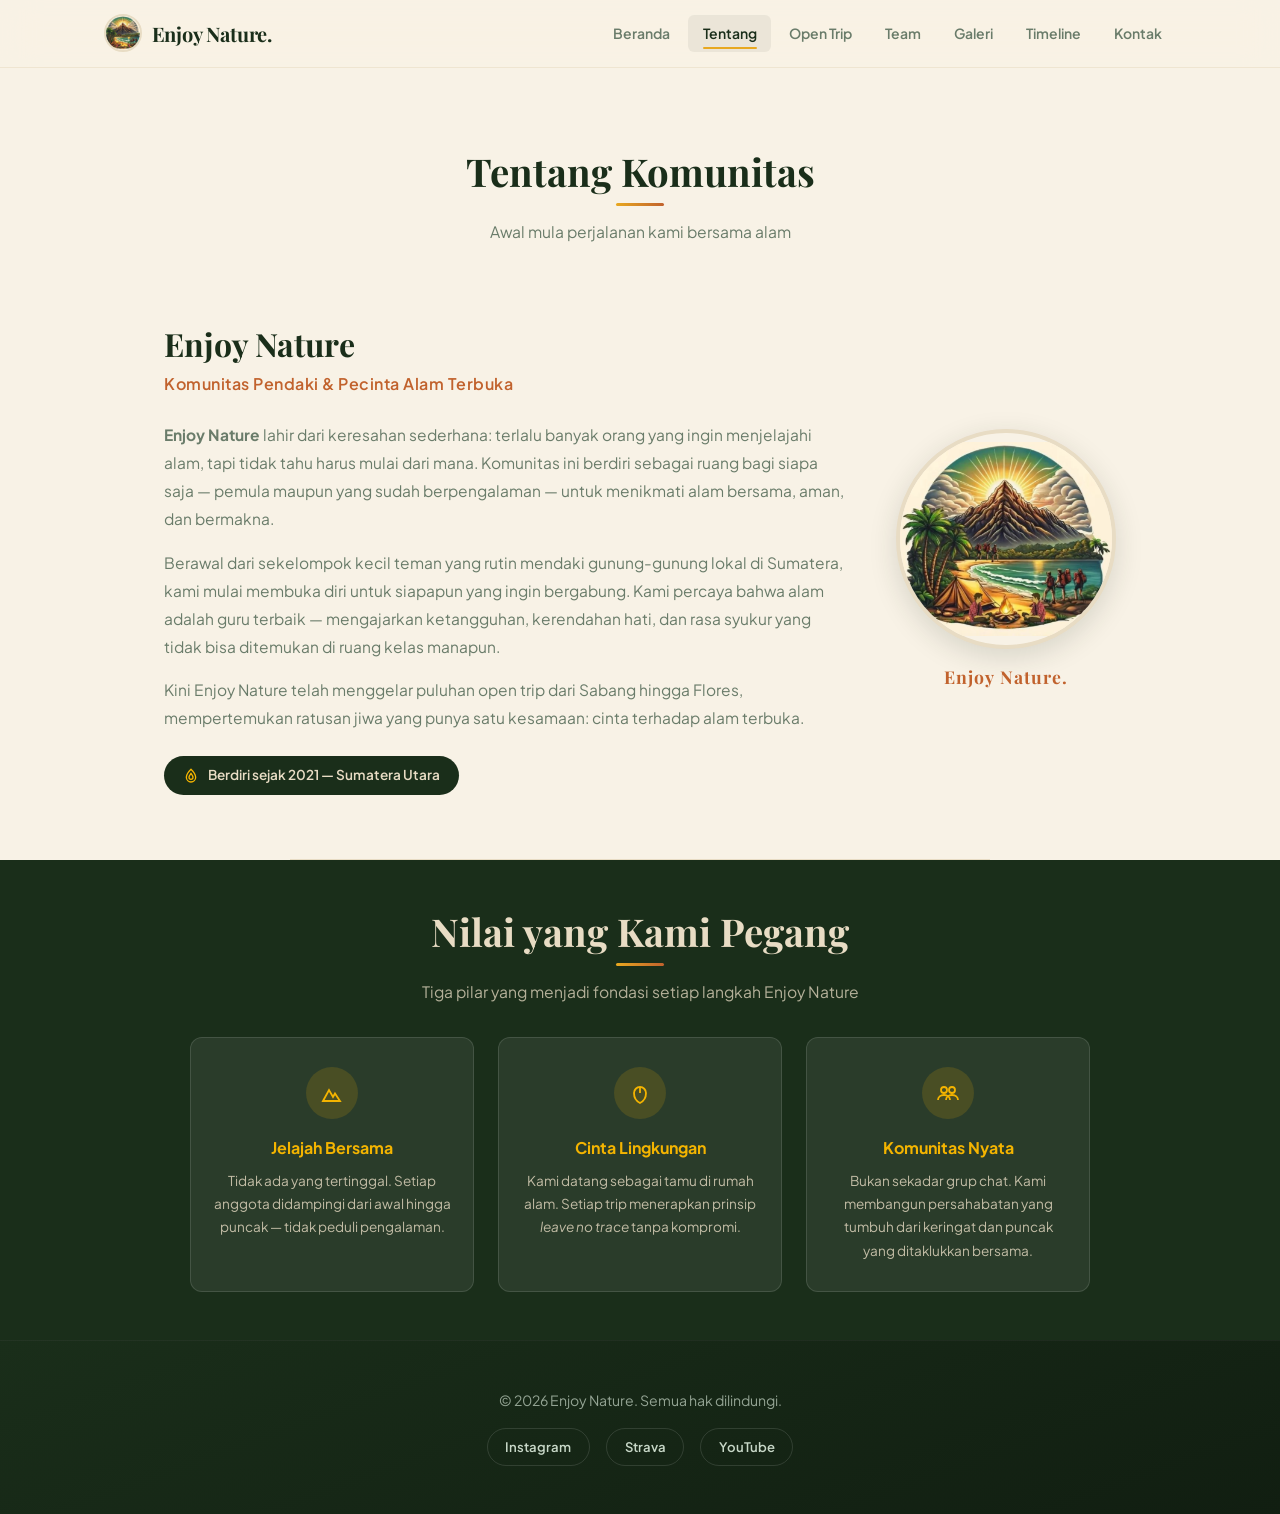
<file: about.html>
<!DOCTYPE html>
<html lang="id">
<head>
  <meta charset="UTF-8" />
  <meta name="viewport" content="width=device-width, initial-scale=1.0" />
  <title>Tentang Kami | Enjoy Nature</title>
  <link rel="icon" type="image/png" href="assets/images/logo.png" />
  <link rel="stylesheet" href="assets/css/style.css" />
  <style>
    .about-hero {
      display: flex;
      align-items: center;
      gap: 3rem;
      max-width: 1000px;
      margin: 0 auto;
      padding: 2rem 1.5rem 3rem;
    }

    .about-text {
      flex: 1;
    }

    .about-text h2 {
      font-size: 2rem;
      color: var(--color-forest);
      margin-bottom: 0.4rem;
    }

    .about-text .tagline {
      font-size: 1rem;
      color: var(--color-clay);
      font-weight: 600;
      margin-bottom: 1.4rem;
      letter-spacing: 0.5px;
    }

    .about-text p {
      color: var(--color-muted);
      font-size: 0.97rem;
      line-height: 1.8;
      margin-bottom: 1rem;
    }

    .about-text .founded-badge {
      display: inline-flex;
      align-items: center;
      gap: 0.55rem;
      background-color: var(--color-forest);
      color: var(--color-sand);
      padding: 0.5rem 1.2rem;
      border-radius: 30px;
      font-size: 0.85rem;
      font-weight: 600;
      margin-top: 0.5rem;
    }

    .founded-badge svg {
      width: 16px;
      height: 16px;
      stroke: #f4b400;
      fill: none;
      stroke-width: 2;
      flex-shrink: 0;
    }

    .about-logo {
      flex-shrink: 0;
      display: flex;
      flex-direction: column;
      align-items: center;
      gap: 0.8rem;
    }

    .about-logo img {
      width: 220px;
      height: 220px;
      object-fit: contain;
      border-radius: 50%;
      border: 4px solid var(--color-border);
      background-color: var(--color-cream);
      box-shadow: 0 8px 28px rgba(31, 45, 31, 0.15);
    }

    .about-logo span {
      font-family: var(--font-heading);
      font-weight: 700;
      font-size: 1.1rem;
      color: var(--color-clay);
      letter-spacing: 1px;
    }

    .about-pillars {
      background-color: var(--color-forest);
      padding: 3rem 1.5rem;
    }

    .about-pillars .section-title h2 {
      color: var(--color-sand);
    }

    .about-pillars .section-title p {
      color: var(--color-sand);
      opacity: 0.75;
    }

    .pillars-grid {
      display: grid;
      grid-template-columns: repeat(3, 1fr);
      gap: 1.5rem;
      max-width: 900px;
      margin: 0 auto;
    }

    .pillar-card {
      background-color: rgba(255, 255, 255, 0.07);
      border: 1px solid rgba(255, 255, 255, 0.12);
      border-radius: var(--radius);
      padding: 1.8rem 1.4rem;
      text-align: center;
      color: var(--color-sand);
      transition: transform var(--transition), background-color var(--transition);
    }

    .pillar-card:hover {
      transform: translateY(-4px);
      background-color: rgba(255, 255, 255, 0.12);
    }

    .pillar-card .pillar-icon {
      width: 52px;
      height: 52px;
      margin: 0 auto 1rem;
      border-radius: 50%;
      background-color: rgba(244, 180, 0, 0.15);
      display: flex;
      align-items: center;
      justify-content: center;
    }

    .pillar-card .pillar-icon svg {
      width: 24px;
      height: 24px;
      stroke: #f4b400;
      fill: none;
      stroke-width: 1.8;
    }

    .pillar-card h4 {
      color: #f4b400;
      font-size: 1rem;
      margin-bottom: 0.5rem;
    }

    .pillar-card p {
      font-size: 0.85rem;
      opacity: 0.8;
      line-height: 1.7;
    }

    .about-divider {
      border: none;
      border-top: 1px solid var(--color-border);
      max-width: 700px;
      margin: 0 auto;
    }

    @media (max-width: 768px) {
      .about-hero {
        flex-direction: column-reverse;
        text-align: center;
        gap: 2rem;
      }
      .about-logo img {
        width: 160px;
        height: 160px;
      }
      .pillars-grid {
        grid-template-columns: 1fr;
      }
    }
  </style>
</head>
<body>

  <header class="navbar">
    <div class="container">
      <a href="index.html" class="logo"><img src="assets/images/logo.png" alt="Logo Jejak" />Enjoy Nature.</a>
      <nav>
        <ul>
          <li><a href="index.html">Beranda</a></li>
          <li><a href="about.html" class="active">Tentang</a></li>
          <li><a href="open-trip.html">Open Trip</a></li>
          <li><a href="team.html">Team</a></li>
          <li><a href="gallery.html">Galeri</a></li>
          <li><a href="timeline.html">Timeline</a></li>
          <li><a href="contact.html">Kontak</a></li>
        </ul>
      </nav>
      <button class="nav-toggle" aria-label="Buka menu">&#9776;</button>
    </div>
  </header>

  <section class="section" style="padding-bottom: 1rem;">
    <div class="section-title fade-in">
      <h2>Tentang Komunitas</h2>
      <p>Awal mula perjalanan kami bersama alam</p>
    </div>

    <div class="about-hero fade-in">
      <div class="about-text">
        <h2>Enjoy Nature</h2>
        <p class="tagline">Komunitas Pendaki & Pecinta Alam Terbuka</p>

        <p>
          <strong>Enjoy Nature</strong> lahir dari keresahan sederhana: terlalu banyak orang yang
          ingin menjelajahi alam, tapi tidak tahu harus mulai dari mana. Komunitas ini berdiri
          sebagai ruang bagi siapa saja — pemula maupun yang sudah berpengalaman — untuk
          menikmati alam bersama, aman, dan bermakna.
        </p>

        <p>
          Berawal dari sekelompok kecil teman yang rutin mendaki gunung-gunung lokal di Sumatera,
          kami mulai membuka diri untuk siapapun yang ingin bergabung. Kami percaya bahwa alam
          adalah guru terbaik &mdash; mengajarkan ketangguhan, kerendahan hati, dan rasa syukur yang
          tidak bisa ditemukan di ruang kelas manapun.
        </p>

        <p>
          Kini Enjoy Nature telah menggelar puluhan open trip dari Sabang hingga Flores,
          mempertemukan ratusan jiwa yang punya satu kesamaan: cinta terhadap alam terbuka.
        </p>

        <div class="founded-badge">
          <svg viewBox="0 0 24 24"><path d="M12 2C8 6 5 10 5 14a7 7 0 0 0 14 0c0-4-3-8-7-12z"/><path d="M12 8c-1.5 2-3 4-3 6a3 3 0 0 0 6 0c0-2-1.5-4-3-6z"/></svg>
          Berdiri sejak 2021 &mdash; Sumatera Utara
        </div>
      </div>

      <div class="about-logo">
        <img src="assets/images/logo.png" alt="Logo Enjoy Nature" onerror="this.style.opacity='0.4'" />
        <span>Enjoy Nature.</span>
      </div>
    </div>
  </section>

  <hr class="about-divider" />

  <section class="about-pillars fade-in">
    <div class="section-title" style="margin-bottom: 2rem;">
      <h2>Nilai yang Kami Pegang</h2>
      <p>Tiga pilar yang menjadi fondasi setiap langkah Enjoy Nature</p>
    </div>

    <div class="pillars-grid">
      <div class="pillar-card">
        <div class="pillar-icon">
          <svg viewBox="0 0 24 24"><path d="M3 20l6-11 4 7 2-3.5L20 20H3z"/></svg>
        </div>
        <h4>Jelajah Bersama</h4>
        <p>Tidak ada yang tertinggal. Setiap anggota didampingi dari awal hingga puncak &mdash; tidak peduli pengalaman.</p>
      </div>
      <div class="pillar-card">
        <div class="pillar-icon">
          <svg viewBox="0 0 24 24"><path d="M12 22c4-2 6-6 6-10a6 6 0 0 0-12 0c0 4 2 8 6 10z"/><path d="M12 12V6"/></svg>
        </div>
        <h4>Cinta Lingkungan</h4>
        <p>Kami datang sebagai tamu di rumah alam. Setiap trip menerapkan prinsip <em>leave no trace</em> tanpa kompromi.</p>
      </div>
      <div class="pillar-card">
        <div class="pillar-icon">
          <svg viewBox="0 0 24 24"><circle cx="8" cy="9" r="3"/><circle cx="16" cy="9" r="3"/><path d="M2 19c0-3 2.5-5 6-5s6 2 6 5"/><path d="M10 19c0-3 2.5-5 6-5s6 2 6 5"/></svg>
        </div>
        <h4>Komunitas Nyata</h4>
        <p>Bukan sekadar grup chat. Kami membangun persahabatan yang tumbuh dari keringat dan puncak yang ditaklukkan bersama.</p>
      </div>
    </div>
  </section>

  <footer>
    <p>&copy; 2026 Enjoy Nature. Semua hak dilindungi.</p>
    <div class="social-links">
      <a href="#">Instagram</a>
      <a href="#">Strava</a>
      <a href="#">YouTube</a>
    </div>
  </footer>

  <script src="assets/js/script.js"></script>
</body>
</html>
</file>
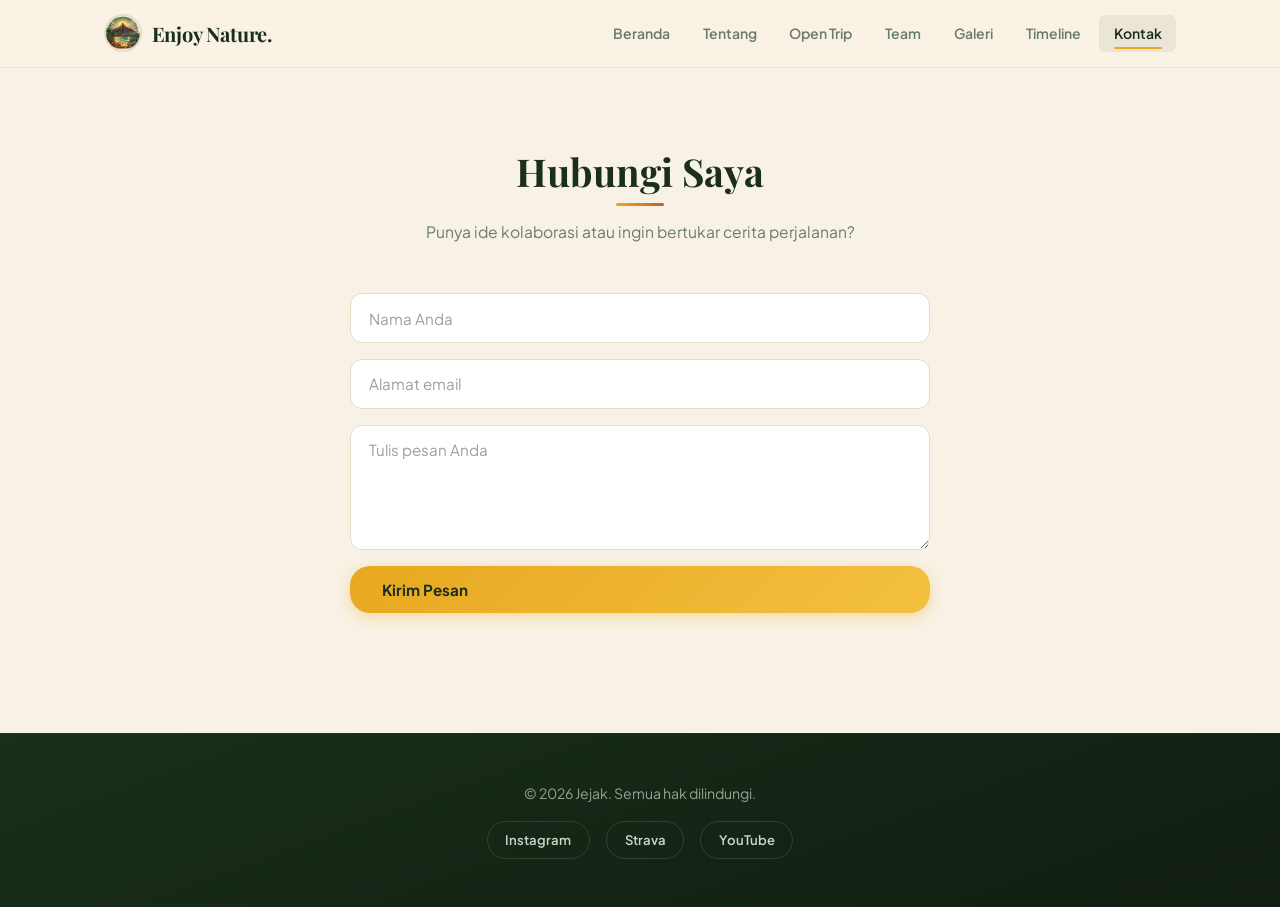
<file: contact.html>
<!DOCTYPE html>
<html lang="id">
<head>
  <meta charset="UTF-8" />
  <meta name="viewport" content="width=device-width, initial-scale=1.0" />
  <title>Kontak | Portofolio Traveling & Olahraga</title>
  <link rel="icon" type="image/png" href="assets/images/logo.png" />
  <link rel="stylesheet" href="assets/css/style.css" />
</head>
<body>

  <header class="navbar">
    <div class="container">
      <a href="index.html" class="logo"><img src="assets/images/logo.png" alt="Logo Jejak" />Enjoy Nature.</a>
      <nav>
        <ul>
          <li><a href="index.html">Beranda</a></li>
          <li><a href="about.html">Tentang</a></li>
          <li><a href="open-trip.html">Open Trip</a></li>
          <li><a href="team.html">Team</a></li>
          <li><a href="gallery.html">Galeri</a></li>
          <li><a href="timeline.html">Timeline</a></li>
          <li><a href="contact.html" class="active">Kontak</a></li>
        </ul>
      </nav>
      <button class="nav-toggle" aria-label="Buka menu">&#9776;</button>
    </div>
  </header>

  <section class="section">
    <div class="section-title fade-in">
      <h2>Hubungi Saya</h2>
      <p>Punya ide kolaborasi atau ingin bertukar cerita perjalanan?</p>
    </div>

    <form class="contact-form fade-in">
      <input type="text" id="name" name="name" placeholder="Nama Anda" required />
      <input type="email" id="email" name="email" placeholder="Alamat email" required />
      <textarea id="message" name="message" rows="5" placeholder="Tulis pesan Anda" required></textarea>
      <button type="submit" class="btn btn-primary">Kirim Pesan</button>
      <p class="form-status"></p>
    </form>
  </section>

  <footer>
    <p>&copy; 2026 Jejak. Semua hak dilindungi.</p>
    <div class="social-links">
      <a href="#">Instagram</a>
      <a href="#">Strava</a>
      <a href="#">YouTube</a>
    </div>
  </footer>

  <script src="assets/js/script.js"></script>
</body>
</html>
</file>
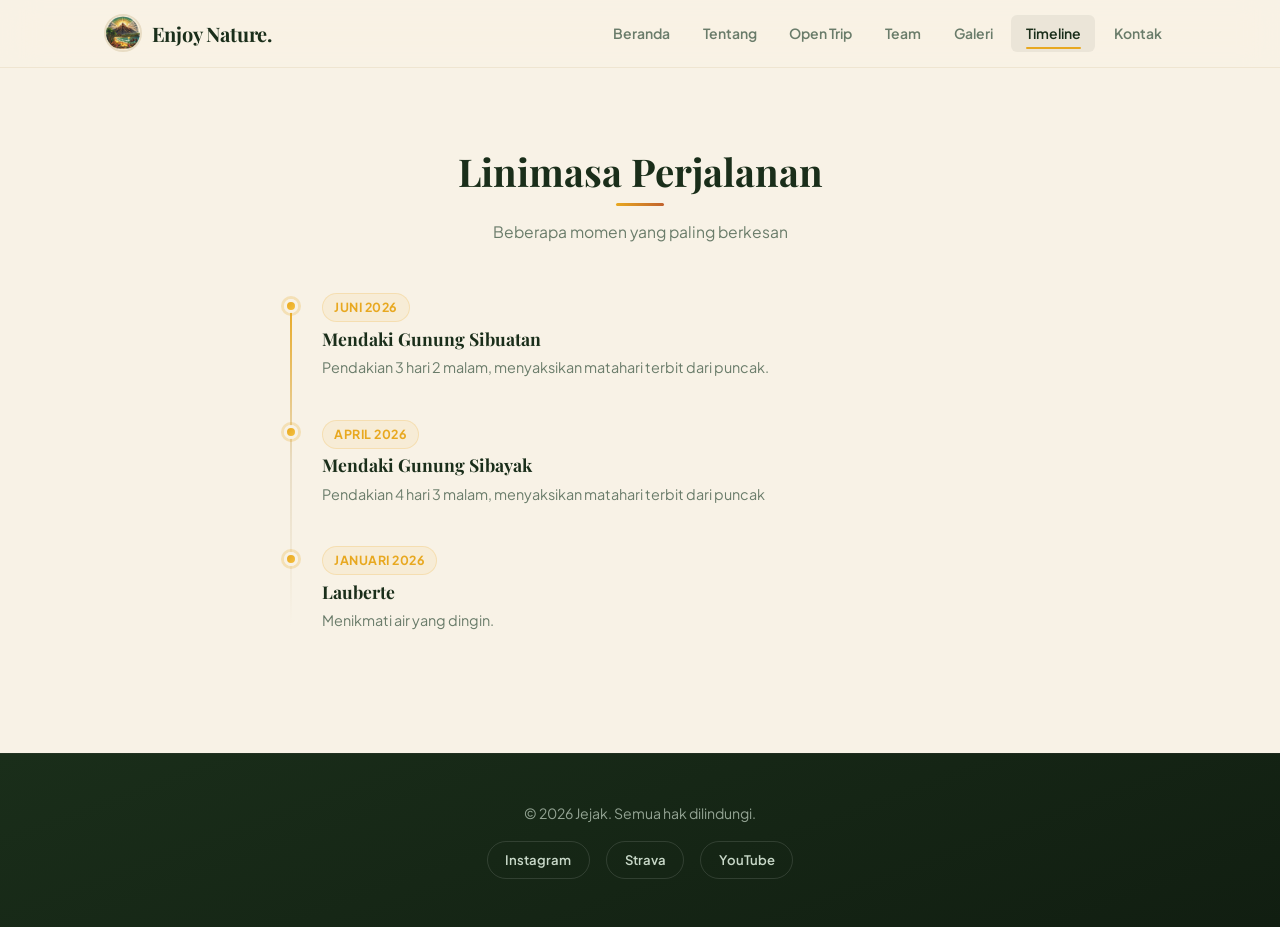
<file: timeline.html>
<!DOCTYPE html>
<html lang="id">
<head>
  <meta charset="UTF-8" />
  <meta name="viewport" content="width=device-width, initial-scale=1.0" />
  <title>Timeline | Portofolio Traveling & Olahraga</title>
  <link rel="icon" type="image/png" href="assets/images/logo.png" />
  <link rel="stylesheet" href="assets/css/style.css" />
</head>
<body>

  <header class="navbar">
    <div class="container">
      <a href="index.html" class="logo"><img src="assets/images/logo.png" alt="Logo Jejak" />Enjoy Nature.</a>
      <nav>
        <ul>
          <li><a href="index.html">Beranda</a></li>
          <li><a href="about.html">Tentang</a></li>
          <li><a href="open-trip.html">Open Trip</a></li>
          <li><a href="team.html">Team</a></li>
          <li><a href="gallery.html">Galeri</a></li>
          <li><a href="timeline.html" class="active">Timeline</a></li>
          <li><a href="contact.html">Kontak</a></li>
        </ul>
      </nav>
      <button class="nav-toggle" aria-label="Buka menu">&#9776;</button>
    </div>
  </header>

  <section class="section">
    <div class="section-title fade-in">
      <h2>Linimasa Perjalanan</h2>
      <p>Beberapa momen yang paling berkesan</p>
    </div>
    <div class="timeline fade-in">
      <div class="timeline-item">
        <span class="date">Juni 2026</span>
        <h3>Mendaki Gunung Sibuatan</h3>
        <p>Pendakian 3 hari 2 malam, menyaksikan matahari terbit dari puncak.</p>
      </div>
      <div class="timeline-item">
        <span class="date">April 2026</span>
        <h3>Mendaki Gunung Sibayak</h3>
        <p>Pendakian 4 hari 3 malam, menyaksikan matahari terbit dari puncak</p>
      </div>
      <div class="timeline-item">
        <span class="date">Januari 2026</span>
        <h3>Lauberte</h3>
        <p>Menikmati air yang dingin.</p>
      </div>
    </div>
  </section>

  <footer>
    <p>&copy; 2026 Jejak. Semua hak dilindungi.</p>
    <div class="social-links">
      <a href="#">Instagram</a>
      <a href="#">Strava</a>
      <a href="#">YouTube</a>
    </div>
  </footer>

  <script src="assets/js/script.js"></script>
</body>
</html>
</file>
<file: assets/css/style.css>
/* ============================================================
   ENJOY NATURE — Professional UI v2.0
   ============================================================ */

/* ---------- GOOGLE FONTS IMPORT ---------- */
@import url('https://fonts.googleapis.com/css2?family=Playfair+Display:wght@600;700&family=Plus+Jakarta+Sans:wght@400;500;600;700&display=swap');

/* ---------- DESIGN TOKENS ---------- */
:root {
  /* Core palette */
  --forest:       #1a2e1a;   /* deep forest — surfaces */
  --forest-mid:   #2c4a2c;   /* mid forest — cards */
  --forest-light: #3d6b3d;   /* lighter forest — borders */
  --moss:         #5c7a5c;   /* moss green — muted elements */
  --gold:         #e8a820;   /* warm gold — primary CTA */
  --gold-light:   #f4c040;   /* lighter gold — hover */
  --clay:         #c1622d;   /* clay orange — secondary CTA */
  --clay-light:   #d97b40;   /* lighter clay */
  --cream:        #f8f2e6;   /* warm cream — light backgrounds */
  --cream-mid:    #f0e8d4;   /* slightly deeper cream */
  --sand:         #e8dcc4;   /* warm sand — borders in light mode */
  --text-dark:    #1a2e1a;   /* primary text */
  --text-muted:   #6a7c6a;   /* secondary text */
  --text-light:   #c8d8c8;   /* light text on dark */
  --white:        #ffffff;

  /* Typography */
  --font-display: 'Playfair Display', Georgia, serif;
  --font-body:    'Plus Jakarta Sans', 'Segoe UI', sans-serif;

  /* Spacing & Shape */
  --radius-sm:  6px;
  --radius:     12px;
  --radius-lg:  20px;
  --radius-xl:  32px;
  --max-width:  1120px;

  /* Transitions */
  --ease-out:   cubic-bezier(0.22, 1, 0.36, 1);
  --ease-spring: cubic-bezier(0.34, 1.56, 0.64, 1);
  --t-fast:     0.18s;
  --t-med:      0.32s;
  --t-slow:     0.55s;

  /* Shadows */
  --shadow-sm:  0 2px 8px rgba(26, 46, 26, 0.10);
  --shadow-md:  0 8px 24px rgba(26, 46, 26, 0.15);
  --shadow-lg:  0 20px 50px rgba(26, 46, 26, 0.22);
  --shadow-glow: 0 0 30px rgba(232, 168, 32, 0.25);

  /* ---- Backward-compatible aliases ----
     Beberapa halaman (mis. team.html, about.html, open-trip.html) punya
     <style> inline yang masih memakai nama variabel versi lama.
     Alias ini memastikan halaman tersebut tetap tampil benar tanpa
     perlu diedit satu per satu. */
  --color-dark:      var(--text-dark);
  --color-forest:    var(--forest);
  --color-moss:      var(--moss);
  --color-sand:      var(--sand);
  --color-cream:     var(--cream);
  --color-clay:      var(--clay);
  --color-clay-dark: var(--clay-light);
  --color-muted:     var(--text-muted);
  --color-border:    var(--sand);
  --transition:      var(--t-med) var(--ease-out);
  --font-heading:    var(--font-display);
}

/* ---------- RESET ---------- */
*, *::before, *::after { margin: 0; padding: 0; box-sizing: border-box; }

html { scroll-behavior: smooth; }

body {
  font-family: var(--font-body);
  background-color: var(--cream);
  color: var(--text-dark);
  line-height: 1.65;
  overflow-x: hidden;
  -webkit-font-smoothing: antialiased;
}

img   { max-width: 100%; display: block; }
a     { text-decoration: none; color: inherit; }
ul    { list-style: none; }
button { font-family: var(--font-body); }

.container {
  max-width: var(--max-width);
  margin: 0 auto;
  padding: 0 1.5rem;
}

h1, h2, h3 {
  font-family: var(--font-display);
  color: var(--forest);
  line-height: 1.2;
}


/* ============================================================
   NAVBAR
   ============================================================ */
.navbar {
  position: sticky;
  top: 0;
  z-index: 200;
  background-color: rgba(248, 242, 230, 0.82);
  backdrop-filter: blur(18px) saturate(160%);
  -webkit-backdrop-filter: blur(18px) saturate(160%);
  border-bottom: 1px solid rgba(232, 220, 196, 0.6);
  transition: background-color var(--t-med) var(--ease-out),
              box-shadow var(--t-med) var(--ease-out);
}

.navbar.scrolled {
  background-color: rgba(248, 242, 230, 0.96);
  box-shadow: var(--shadow-md);
}

.navbar .container {
  display: flex;
  align-items: center;
  justify-content: space-between;
  padding: 0.9rem 1.5rem;
}

/* Logo */
.navbar .logo {
  font-family: var(--font-display);
  font-weight: 700;
  font-size: 1.25rem;
  color: var(--forest);
  display: flex;
  align-items: center;
  gap: 0.6rem;
  letter-spacing: -0.01em;
  transition: opacity var(--t-fast);
}
.navbar .logo:hover { opacity: 0.8; }

.navbar .logo img {
  width: 38px;
  height: 38px;
  border-radius: 50%;
  object-fit: cover;
  border: 2px solid var(--sand);
}

/* Nav links */
.navbar nav ul {
  display: flex;
  align-items: center;
  gap: 0.25rem;
}

.navbar nav a {
  display: inline-block;
  padding: 0.45rem 0.9rem;
  border-radius: var(--radius-sm);
  font-size: 0.875rem;
  font-weight: 600;
  color: var(--text-muted);
  transition: color var(--t-fast), background-color var(--t-fast);
  position: relative;
}

.navbar nav a::after {
  content: '';
  position: absolute;
  bottom: 3px;
  left: 0.9rem;
  right: 0.9rem;
  height: 2px;
  background-color: var(--gold);
  border-radius: 1px;
  transform: scaleX(0);
  transform-origin: left;
  transition: transform var(--t-med) var(--ease-out);
}

.navbar nav a:hover,
.navbar nav a.active {
  color: var(--forest);
  background-color: rgba(26, 46, 26, 0.06);
}

.navbar nav a.active::after,
.navbar nav a:hover::after {
  transform: scaleX(1);
}

/* Hamburger */
.nav-toggle {
  display: none;
  flex-direction: column;
  gap: 5px;
  background: none;
  border: none;
  cursor: pointer;
  padding: 6px;
  border-radius: var(--radius-sm);
  transition: background-color var(--t-fast);
}

.nav-toggle:hover { background-color: rgba(26, 46, 26, 0.08); }

.nav-toggle span {
  display: block;
  width: 22px;
  height: 2px;
  background-color: var(--forest);
  border-radius: 2px;
  transition: transform var(--t-med) var(--ease-out),
              opacity var(--t-med),
              width var(--t-med);
}

.nav-toggle.active span:nth-child(1) { transform: translateY(7px) rotate(45deg); }
.nav-toggle.active span:nth-child(2) { opacity: 0; width: 0; }
.nav-toggle.active span:nth-child(3) { transform: translateY(-7px) rotate(-45deg); }


/* ============================================================
   BUTTONS
   ============================================================ */
.btn {
  display: inline-flex;
  align-items: center;
  gap: 0.5rem;
  padding: 0.72rem 1.75rem;
  border-radius: var(--radius-lg);
  font-family: var(--font-body);
  font-weight: 700;
  font-size: 0.9rem;
  transition: all var(--t-med) var(--ease-out);
  border: 2px solid transparent;
  cursor: pointer;
  position: relative;
  overflow: hidden;
}

.btn::before {
  content: '';
  position: absolute;
  inset: 0;
  background: rgba(255, 255, 255, 0.15);
  opacity: 0;
  transition: opacity var(--t-fast);
}
.btn:hover::before { opacity: 1; }

.btn-primary {
  background: linear-gradient(135deg, var(--gold) 0%, var(--gold-light) 100%);
  color: var(--forest);
  box-shadow: 0 4px 16px rgba(232, 168, 32, 0.35);
}
.btn-primary:hover {
  transform: translateY(-2px);
  box-shadow: 0 8px 28px rgba(232, 168, 32, 0.5);
}

.btn-secondary {
  background-color: transparent;
  border-color: rgba(255,255,255,0.5);
  color: var(--white);
}
.btn-secondary:hover {
  background-color: rgba(255,255,255,0.15);
  border-color: rgba(255,255,255,0.9);
  transform: translateY(-2px);
}


/* ============================================================
   HERO
   ============================================================ */
.hero {
  position: relative;
  isolation: isolate;
  overflow: hidden;
  color: var(--white);
  height: 80vh;
  min-height: 560px;
  max-height: 760px;
  display: flex;
  flex-direction: column;
  align-items: center;
  justify-content: space-between;
  text-align: center;
  padding: 6.5rem 1.5rem 1.8rem;
  background-color: var(--forest);
}

.hero-content {
  display: flex;
  flex-direction: column;
  align-items: center;
  margin: auto 0;
}

.hero-video {
  position: absolute;
  inset: 0;
  width: 100%;
  height: 100%;
  object-fit: cover;
  object-position: center center;
  z-index: 0;
  filter: saturate(1.05);
  transform: scale(1.04);
  transition: transform 9s linear;
}

body.loaded .hero-video { transform: scale(1); }

.hero-overlay {
  position: absolute;
  inset: 0;
  z-index: 1;
  background:
    linear-gradient(to bottom,
      rgba(10, 16, 10, 0.55) 0%,
      rgba(10, 16, 10, 0.35) 35%,
      rgba(10, 16, 10, 0.5) 70%,
      rgba(10, 16, 10, 0.85) 100%),
    radial-gradient(ellipse at center,
      rgba(10, 16, 10, 0.15) 0%,
      rgba(10, 16, 10, 0.55) 100%);
}

.hero-content,
.hero-scroll { position: relative; z-index: 2; }

.hero p.eyebrow {
  display: inline-flex;
  align-items: center;
  gap: 0.6rem;
  letter-spacing: 3px;
  font-size: 0.75rem;
  font-weight: 700;
  text-transform: uppercase;
  color: var(--gold-light);
  background: rgba(232, 168, 32, 0.14);
  border: 1px solid rgba(232, 168, 32, 0.4);
  padding: 0.45rem 1.1rem;
  border-radius: 30px;
  margin-bottom: 1.5rem;
  backdrop-filter: blur(4px);
  animation: heroFadeUp 0.8s var(--ease-out) 0.1s both;
}

.hero h1 {
  color: var(--white);
  font-size: clamp(1.9rem, 4.2vw, 3.1rem);
  font-weight: 700;
  line-height: 1.2;
  max-width: 880px;
  margin-bottom: 1.1rem;
  text-shadow: 0 6px 28px rgba(0,0,0,0.5);
  animation: heroFadeUp 0.8s var(--ease-out) 0.25s both;
}

.hero p.subtitle {
  font-size: clamp(0.95rem, 2vw, 1.15rem);
  max-width: 560px;
  margin: 0 auto 2.2rem;
  color: rgba(255,255,255,0.86);
  line-height: 1.75;
  text-shadow: 0 2px 12px rgba(0,0,0,0.3);
  animation: heroFadeUp 0.8s var(--ease-out) 0.4s both;
}

.hero .hero-actions {
  display: flex;
  justify-content: center;
  gap: 1rem;
  flex-wrap: wrap;
  animation: heroFadeUp 0.8s var(--ease-out) 0.55s both;
}

/* Tombol khusus hero — hanya berlaku di section .hero, tidak memengaruhi
   .btn-primary / .btn-secondary di halaman lain */
.hero .btn-primary {
  background-color: #f4b400;
  color: var(--forest);
  border-color: #f4b400;
  font-weight: 700;
  box-shadow: 0 6px 18px rgba(0, 0, 0, 0.35);
}

.hero .btn-primary:hover {
  background-color: #ffcc33;
  border-color: #ffcc33;
  transform: translateY(-2px);
  box-shadow: 0 10px 26px rgba(0, 0, 0, 0.4);
}

.hero .btn-secondary {
  background-color: rgba(255, 255, 255, 0.12);
  border: 2px solid #fff;
  color: #fff;
  font-weight: 700;
  backdrop-filter: blur(4px);
  -webkit-backdrop-filter: blur(4px);
}

.hero .btn-secondary:hover {
  background-color: #fff;
  border-color: #fff;
  color: var(--forest);
  transform: translateY(-2px);
}

/* Scroll indicator */
.hero-scroll {
  display: flex;
  flex-direction: column;
  align-items: center;
  gap: 0.4rem;
  flex-shrink: 0;
  animation: heroFadeUp 0.8s var(--ease-out) 0.9s both;
}

.hero-scroll span {
  font-size: 0.65rem;
  letter-spacing: 2px;
  text-transform: uppercase;
  color: rgba(255,255,255,0.55);
  font-weight: 600;
}

.hero-scroll-dot {
  width: 20px;
  height: 34px;
  border: 2px solid rgba(255,255,255,0.45);
  border-radius: 10px;
  display: flex;
  justify-content: center;
  padding-top: 5px;
}

.hero-scroll-dot::before {
  content: '';
  width: 4px;
  height: 8px;
  background-color: var(--gold);
  border-radius: 2px;
  animation: scrollBounce 1.8s var(--ease-out) infinite;
}

@keyframes scrollBounce {
  0%, 100% { transform: translateY(0); opacity: 1; }
  60% { transform: translateY(10px); opacity: 0.3; }
}

@keyframes heroFadeUp {
  from { opacity: 0; transform: translateY(28px); }
  to   { opacity: 1; transform: translateY(0); }
}


/* ============================================================
   STATS
   ============================================================ */
.stats {
  display: grid;
  grid-template-columns: repeat(3, 1fr);
  gap: 1.5rem;
  padding: 4rem 1.5rem;
  max-width: var(--max-width);
  margin: 0 auto;
}

.stat-card {
  background-color: var(--white);
  border: 1px solid var(--sand);
  border-radius: var(--radius-lg);
  padding: 2rem 1.2rem;
  text-align: center;
  transition: transform var(--t-med) var(--ease-spring),
              box-shadow var(--t-med) var(--ease-out);
  position: relative;
  overflow: hidden;
}

.stat-card::before {
  content: '';
  position: absolute;
  top: 0; left: 0; right: 0;
  height: 3px;
  background: linear-gradient(90deg, var(--gold), var(--clay));
  border-radius: var(--radius-lg) var(--radius-lg) 0 0;
  transform: scaleX(0);
  transform-origin: left;
  transition: transform var(--t-slow) var(--ease-out);
}

.stat-card:hover::before { transform: scaleX(1); }

.stat-card:hover {
  transform: translateY(-6px);
  box-shadow: var(--shadow-lg);
}

.stat-card .stat-icon {
  width: 56px;
  height: 56px;
  margin: 0 auto 1rem;
  border-radius: 50%;
  background: linear-gradient(135deg, rgba(232,168,32,0.12), rgba(232,168,32,0.06));
  border: 1px solid rgba(232,168,32,0.2);
  display: flex;
  align-items: center;
  justify-content: center;
}

.stat-card .stat-icon svg {
  width: 24px;
  height: 24px;
  stroke: var(--gold);
  fill: none;
  stroke-width: 1.8;
}

.stat-card .stat-number {
  font-family: var(--font-display);
  font-size: 2.6rem;
  font-weight: 700;
  color: var(--forest);
  line-height: 1;
  margin-bottom: 0.4rem;
}

.stat-card .stat-label {
  font-size: 0.85rem;
  color: var(--text-muted);
  font-weight: 500;
}


/* ============================================================
   SECTION GENERIC
   ============================================================ */
.section {
  padding: 5rem 1.5rem;
}

.section-title {
  text-align: center;
  margin-bottom: 3rem;
}

.section-title h2 {
  font-size: clamp(1.7rem, 4vw, 2.4rem);
  color: var(--forest);
  position: relative;
  display: inline-block;
}

.section-title h2::after {
  content: '';
  display: block;
  width: 48px;
  height: 3px;
  background: linear-gradient(90deg, var(--gold), var(--clay));
  border-radius: 2px;
  margin: 0.6rem auto 0;
}

.section-title p {
  color: var(--text-muted);
  margin-top: 0.8rem;
  font-size: 0.98rem;
}


/* ============================================================
   ACTIVITY CARDS
   ============================================================ */
.cards-grid {
  display: grid;
  grid-template-columns: repeat(3, 1fr);
  gap: 1.5rem;
  max-width: var(--max-width);
  margin: 0 auto;
}

.card {
  background-color: var(--white);
  border: 1px solid var(--sand);
  border-radius: var(--radius-lg);
  padding: 2.2rem 1.6rem;
  text-align: center;
  transition: transform var(--t-med) var(--ease-spring),
              box-shadow var(--t-med) var(--ease-out),
              border-color var(--t-med);
  position: relative;
  overflow: hidden;
}

.card::after {
  content: '';
  position: absolute;
  inset: 0;
  background: linear-gradient(135deg, rgba(232,168,32,0.04), transparent 60%);
  opacity: 0;
  transition: opacity var(--t-med);
}

.card:hover {
  transform: translateY(-8px);
  box-shadow: var(--shadow-lg);
  border-color: rgba(232,168,32,0.3);
}
.card:hover::after { opacity: 1; }

.card .card-icon {
  width: 64px;
  height: 64px;
  margin: 0 auto 1.2rem;
  border-radius: 18px;
  background: linear-gradient(135deg, rgba(232,168,32,0.14), rgba(193,98,45,0.08));
  display: flex;
  align-items: center;
  justify-content: center;
  transition: transform var(--t-med) var(--ease-spring);
}

.card:hover .card-icon { transform: scale(1.12) rotate(-3deg); }

.card .card-icon svg {
  width: 28px;
  height: 28px;
  stroke: var(--clay);
  fill: none;
  stroke-width: 1.8;
}

.card h3 {
  font-size: 1.1rem;
  margin-bottom: 0.5rem;
  color: var(--forest);
}

.card p {
  font-size: 0.88rem;
  color: var(--text-muted);
  line-height: 1.7;
}


/* ============================================================
   GALLERY
   ============================================================ */
.filter-buttons {
  display: flex;
  justify-content: center;
  gap: 0.6rem;
  margin-bottom: 2.2rem;
  flex-wrap: wrap;
}

.filter-btn {
  background-color: var(--white);
  border: 1.5px solid var(--sand);
  padding: 0.5rem 1.3rem;
  border-radius: 30px;
  cursor: pointer;
  font-size: 0.85rem;
  font-weight: 600;
  font-family: var(--font-body);
  color: var(--text-muted);
  transition: all var(--t-med) var(--ease-out);
}

.filter-btn:hover,
.filter-btn.active {
  background: linear-gradient(135deg, var(--forest), var(--forest-light));
  color: var(--white);
  border-color: transparent;
  box-shadow: 0 4px 14px rgba(26,46,26,0.25);
  transform: translateY(-1px);
}

.gallery-grid {
  display: grid;
  grid-template-columns: repeat(3, 1fr);
  gap: 1rem;
  max-width: var(--max-width);
  margin: 0 auto;
}

.gallery-item {
  border-radius: var(--radius-lg);
  overflow: hidden;
  background-color: var(--cream-mid);
  aspect-ratio: 1;
  display: none;
  position: relative;
  cursor: pointer;
}

.gallery-item.show {
  display: block;
  animation: galleryIn var(--t-slow) var(--ease-out) both;
}

@keyframes galleryIn {
  from { opacity: 0; transform: scale(0.94) translateY(10px); }
  to   { opacity: 1; transform: scale(1) translateY(0); }
}

.gallery-item img {
  width: 100%;
  height: 100%;
  object-fit: cover;
  transition: transform var(--t-slow) var(--ease-out);
}

.gallery-item::after {
  content: '';
  position: absolute;
  inset: 0;
  background: linear-gradient(180deg, transparent 40%, rgba(26,46,26,0.6) 100%);
  opacity: 0;
  transition: opacity var(--t-med);
}

.gallery-item:hover::after { opacity: 1; }
.gallery-item:hover img { transform: scale(1.08); }

/* Gallery lightbox */
.gallery-lightbox {
  display: none;
  position: fixed;
  inset: 0;
  background-color: rgba(10, 18, 10, 0.94);
  z-index: 500;
  align-items: center;
  justify-content: center;
  padding: 2rem;
  backdrop-filter: blur(8px);
}

.gallery-lightbox.open { display: flex; animation: fadeIn 0.25s ease; }

.gallery-lightbox img {
  max-width: 90vw;
  max-height: 85vh;
  object-fit: contain;
  border-radius: var(--radius-lg);
  box-shadow: var(--shadow-lg);
  animation: lightboxIn 0.35s var(--ease-spring);
}

@keyframes lightboxIn {
  from { transform: scale(0.88); opacity: 0; }
  to   { transform: scale(1); opacity: 1; }
}

.lightbox-close {
  position: absolute;
  top: 1.5rem;
  right: 1.5rem;
  background: rgba(255,255,255,0.12);
  border: 1.5px solid rgba(255,255,255,0.25);
  color: white;
  width: 42px;
  height: 42px;
  border-radius: 50%;
  display: flex;
  align-items: center;
  justify-content: center;
  cursor: pointer;
  font-size: 1.2rem;
  transition: all var(--t-fast);
}

.lightbox-close:hover {
  background: var(--clay);
  border-color: var(--clay);
  transform: rotate(90deg);
}


/* ============================================================
   OPEN TRIP
   ============================================================ */
.trip-grid {
  display: grid;
  grid-template-columns: repeat(2, 1fr);
  gap: 2rem;
  max-width: var(--max-width);
  margin: 0 auto;
}

.trip-card {
  background: linear-gradient(160deg, var(--forest-mid) 0%, var(--forest) 100%);
  border-radius: var(--radius-lg);
  overflow: hidden;
  color: var(--cream);
  box-shadow: var(--shadow-md);
  transition: transform var(--t-med) var(--ease-spring),
              box-shadow var(--t-med) var(--ease-out);
  border: 1px solid rgba(255,255,255,0.06);
}

.trip-card:hover {
  transform: translateY(-8px) scale(1.01);
  box-shadow: var(--shadow-lg);
}

.trip-card-photo {
  position: relative;
  cursor: pointer;
  overflow: hidden;
}

.trip-card-photo img {
  width: 100%;
  height: 240px;
  object-fit: cover;
  transition: transform var(--t-slow) var(--ease-out),
              filter var(--t-slow) var(--ease-out);
}

.trip-card-photo:hover img {
  transform: scale(1.1);
  filter: brightness(0.65) saturate(0.8);
}

.trip-zoom-hint {
  position: absolute;
  top: 50%;
  left: 50%;
  transform: translate(-50%, -50%) scale(0.8);
  background: rgba(232, 168, 32, 0.95);
  color: var(--forest);
  padding: 0.55rem 1.3rem;
  border-radius: 30px;
  font-size: 0.8rem;
  font-weight: 700;
  white-space: nowrap;
  opacity: 0;
  transition: opacity var(--t-med) var(--ease-out),
              transform var(--t-med) var(--ease-spring);
  pointer-events: none;
  z-index: 2;
  display: flex;
  align-items: center;
  gap: 0.35rem;
}

.trip-card-photo:hover .trip-zoom-hint {
  opacity: 1;
  transform: translate(-50%, -50%) scale(1);
}

.trip-title-overlay {
  position: absolute;
  bottom: 0; left: 0; right: 0;
  padding: 1.4rem 1.3rem 1rem;
  background: linear-gradient(to top, rgba(26,46,26,0.95), transparent);
}

.trip-title-overlay h3 {
  color: var(--white);
  font-size: 1.25rem;
  margin-bottom: 0.2rem;
}

.trip-title-overlay p {
  color: var(--gold);
  font-size: 0.82rem;
  font-weight: 600;
  letter-spacing: 0.5px;
}

.trip-card-body {
  padding: 2.4rem 1.5rem 1.5rem;
  position: relative;
}

.trip-price-badge {
  position: absolute;
  top: -1.4rem;
  right: 1.2rem;
  background: linear-gradient(135deg, var(--gold), var(--gold-light));
  color: var(--forest);
  border-radius: var(--radius);
  min-width: 90px;
  max-width: 148px;
  padding: 0.6rem 0.75rem;
  display: flex;
  flex-direction: column;
  align-items: center;
  text-align: center;
  font-size: 0.6rem;
  font-weight: 700;
  line-height: 1.3;
  border: 3px solid var(--cream);
  box-shadow: 0 6px 16px rgba(232,168,32,0.4);
  transition: transform var(--t-med) var(--ease-spring);
}

.trip-card:hover .trip-price-badge { transform: translateY(-3px); }

.trip-price-badge span {
  font-size: 1rem;
  font-family: var(--font-display);
  margin: 0.1rem 0;
  color: var(--forest);
}

.trip-card-body h4 {
  font-family: var(--font-body);
  font-size: 0.72rem;
  letter-spacing: 1.5px;
  text-transform: uppercase;
  color: var(--gold);
  margin-bottom: 0.6rem;
  margin-top: 0.8rem;
}

.trip-facilities {
  display: grid;
  grid-template-columns: repeat(2, 1fr);
  gap: 0.4rem 1.2rem;
  margin-bottom: 1.2rem;
}

.trip-facilities li {
  font-size: 0.82rem;
  color: var(--text-light);
  padding-left: 1.4rem;
  position: relative;
  line-height: 1.5;
}

.trip-facilities li::before {
  content: "✓";
  position: absolute;
  left: 0;
  color: var(--gold);
  font-weight: 800;
  font-size: 0.78rem;
}

/* Order button */
.trip-order-buttons { position: relative; }

.btn-order-now {
  width: 100%;
  background: linear-gradient(135deg, var(--gold), var(--gold-light));
  color: var(--forest);
  border: none;
  border-radius: 30px;
  padding: 0.75rem 1.2rem;
  font-size: 0.9rem;
  font-weight: 700;
  cursor: pointer;
  display: flex;
  align-items: center;
  justify-content: center;
  gap: 0.6rem;
  transition: all var(--t-med) var(--ease-spring);
  font-family: var(--font-body);
  box-shadow: 0 4px 12px rgba(232,168,32,0.3);
}

.btn-order-now:hover {
  transform: translateY(-2px);
  box-shadow: 0 8px 22px rgba(232,168,32,0.45);
}

.btn-order-now img {
  width: 20px;
  height: 20px;
  object-fit: contain;
  border-radius: 50%;
}

.order-dropdown-menu {
  display: none;
  position: absolute;
  bottom: calc(100% + 0.6rem);
  left: 0;
  right: 0;
  background-color: var(--cream);
  border-radius: var(--radius);
  box-shadow: var(--shadow-lg);
  overflow: hidden;
  z-index: 10;
  animation: dropUp 0.2s var(--ease-out);
}

@keyframes dropUp {
  from { opacity: 0; transform: translateY(8px); }
  to   { opacity: 1; transform: translateY(0); }
}

.order-dropdown-menu.open { display: block; }

.order-dropdown-menu a {
  display: flex;
  align-items: center;
  gap: 0.5rem;
  padding: 0.8rem 1.1rem;
  font-size: 0.87rem;
  font-weight: 600;
  color: var(--forest);
  transition: background-color var(--t-fast), color var(--t-fast);
}

.order-dropdown-menu a:hover {
  background-color: var(--gold);
  color: var(--forest);
}

.order-dropdown-menu a + a {
  border-top: 1px solid var(--sand);
}


/* ============================================================
   TRIP MODAL
   ============================================================ */
.trip-modal-overlay {
  display: none;
  position: fixed;
  inset: 0;
  background-color: rgba(10, 18, 10, 0.75);
  align-items: center;
  justify-content: center;
  z-index: 300;
  padding: 1.5rem;
  backdrop-filter: blur(6px);
}

.trip-modal-overlay.open {
  display: flex;
  animation: fadeIn 0.2s ease;
}

@keyframes fadeIn {
  from { opacity: 0; }
  to   { opacity: 1; }
}

.trip-modal {
  background: linear-gradient(160deg, var(--forest-mid), var(--forest));
  color: var(--cream);
  border-radius: var(--radius-xl);
  max-width: 560px;
  width: 100%;
  max-height: 90vh;
  overflow-y: auto;
  position: relative;
  animation: modalIn 0.35s var(--ease-spring);
  border: 1px solid rgba(255,255,255,0.08);
  box-shadow: var(--shadow-lg);
  scrollbar-width: thin;
  scrollbar-color: var(--forest-light) transparent;
}

@keyframes modalIn {
  from { transform: scale(0.88) translateY(20px); opacity: 0; }
  to   { transform: scale(1) translateY(0); opacity: 1; }
}

.trip-modal img#trip-modal-photo {
  width: 100%;
  max-height: 55vh;
  object-fit: contain;
  background-color: var(--forest);
  border-radius: var(--radius-xl) var(--radius-xl) 0 0;
  display: block;
}

.trip-modal-body {
  padding: 1.8rem;
  position: relative;
}

.trip-modal-body h3 {
  color: var(--white);
  font-size: 1.5rem;
  margin-bottom: 0.2rem;
}

.trip-modal-subtitle {
  color: var(--gold);
  font-size: 0.85rem;
  font-weight: 600;
  margin-bottom: 1rem;
  letter-spacing: 0.5px;
}

.trip-modal-price {
  display: inline-flex;
  align-items: center;
  gap: 0.5rem;
  background: linear-gradient(135deg, var(--gold), var(--gold-light));
  color: var(--forest);
  border-radius: 30px;
  padding: 0.45rem 1.2rem;
  font-size: 0.85rem;
  font-weight: 700;
  margin-bottom: 1.2rem;
}

.trip-modal-body h4 {
  font-size: 0.72rem;
  letter-spacing: 1.5px;
  text-transform: uppercase;
  color: var(--gold);
  margin-bottom: 0.6rem;
}

.trip-modal-close {
  position: absolute;
  top: 1rem;
  right: 1rem;
  background: rgba(255, 255, 255, 0.1);
  border: 1.5px solid rgba(255,255,255,0.2);
  color: var(--white);
  width: 36px;
  height: 36px;
  border-radius: 50%;
  display: flex;
  align-items: center;
  justify-content: center;
  cursor: pointer;
  z-index: 5;
  transition: all var(--t-fast);
}

.trip-modal-close:hover {
  background-color: var(--clay);
  border-color: var(--clay);
  transform: rotate(90deg) scale(1.1);
}

.trip-modal-close svg {
  width: 16px;
  height: 16px;
  stroke: currentColor;
  stroke-width: 2.2;
}


/* ============================================================
   TEAM
   ============================================================ */
.team-grid {
  display: grid;
  grid-template-columns: repeat(4, 1fr);
  gap: 1.4rem;
  max-width: var(--max-width);
  margin: 0 auto;
}

.team-card {
  background-color: var(--white);
  border: 1px solid var(--sand);
  border-radius: var(--radius-lg);
  overflow: hidden;
  cursor: pointer;
  transition: transform var(--t-med) var(--ease-spring),
              box-shadow var(--t-med) var(--ease-out),
              border-color var(--t-med);
  text-align: center;
  position: relative;
}

.team-card::after {
  content: '';
  position: absolute;
  inset: 0;
  background: linear-gradient(to top, rgba(26,46,26,0.6), transparent 50%);
  opacity: 0;
  transition: opacity var(--t-med);
  border-radius: var(--radius-lg);
}

.team-card:hover {
  transform: translateY(-6px);
  box-shadow: var(--shadow-lg);
  border-color: rgba(232,168,32,0.25);
}
.team-card:hover::after { opacity: 1; }

.team-card img {
  width: 100%;
  aspect-ratio: 1;
  object-fit: cover;
  transition: transform var(--t-slow) var(--ease-out);
}
.team-card:hover img { transform: scale(1.07); }

.team-card .team-card-info {
  padding: 0.9rem 0.8rem;
  position: relative;
  z-index: 1;
}

.team-card .team-card-info h4 {
  font-size: 0.92rem;
  color: var(--forest);
  margin-bottom: 0.2rem;
}

.team-card .team-card-info span {
  font-size: 0.78rem;
  color: var(--text-muted);
  font-weight: 500;
}

/* Team modal */
.team-modal-overlay {
  display: none;
  position: fixed;
  inset: 0;
  background-color: rgba(10, 18, 10, 0.7);
  align-items: center;
  justify-content: center;
  z-index: 200;
  padding: 1.5rem;
  backdrop-filter: blur(6px);
}

.team-modal-overlay.open {
  display: flex;
  animation: fadeIn 0.2s ease;
}

.team-modal {
  background-color: var(--cream);
  border-radius: var(--radius-xl);
  padding: 2.5rem 2rem;
  max-width: 380px;
  width: 100%;
  text-align: center;
  position: relative;
  animation: modalIn 0.35s var(--ease-spring);
  box-shadow: var(--shadow-lg);
  border: 1px solid var(--sand);
}

.team-modal img {
  width: 120px;
  height: 120px;
  border-radius: 50%;
  object-fit: cover;
  margin: 0 auto 1.2rem;
  border: 4px solid var(--sand);
  box-shadow: var(--shadow-md);
}

.team-modal h3 {
  font-size: 1.3rem;
  margin-bottom: 0.25rem;
}

.team-modal-role {
  color: var(--clay);
  font-size: 0.85rem;
  font-weight: 700;
  margin-bottom: 0.8rem;
  letter-spacing: 0.3px;
}

.team-modal-bio {
  color: var(--text-muted);
  font-size: 0.9rem;
  line-height: 1.75;
}

.team-modal-close {
  position: absolute;
  top: 1rem;
  right: 1rem;
  background: var(--cream-mid);
  border: 1.5px solid var(--sand);
  font-size: 1.2rem;
  width: 34px;
  height: 34px;
  border-radius: 50%;
  cursor: pointer;
  color: var(--text-muted);
  display: flex;
  align-items: center;
  justify-content: center;
  transition: all var(--t-fast);
}

.team-modal-close:hover {
  background: var(--clay);
  color: var(--white);
  border-color: var(--clay);
}


/* ============================================================
   TIMELINE
   ============================================================ */
.timeline {
  max-width: 700px;
  margin: 0 auto;
  padding-left: 1.5rem;
  position: relative;
}

.timeline::before {
  content: '';
  position: absolute;
  left: 0;
  top: 0.5rem;
  bottom: 0.5rem;
  width: 2px;
  background: linear-gradient(to bottom, var(--gold), var(--sand), transparent);
}

.timeline-item {
  position: relative;
  margin-bottom: 2.5rem;
  padding-left: 0.5rem;
  transition: transform var(--t-med) var(--ease-out);
}

.timeline-item:hover { transform: translateX(4px); }

.timeline-item::before {
  content: "";
  position: absolute;
  left: -1.85rem;
  top: 0.35rem;
  width: 14px;
  height: 14px;
  background: linear-gradient(135deg, var(--gold), var(--gold-light));
  border-radius: 50%;
  border: 3px solid var(--cream);
  box-shadow: 0 0 0 3px rgba(232,168,32,0.25);
  transition: box-shadow var(--t-med);
}

.timeline-item:hover::before {
  box-shadow: 0 0 0 6px rgba(232,168,32,0.2), var(--shadow-glow);
}

.timeline-item .date {
  display: inline-flex;
  align-items: center;
  gap: 0.4rem;
  font-size: 0.78rem;
  font-weight: 700;
  color: var(--gold);
  letter-spacing: 0.5px;
  text-transform: uppercase;
  margin-bottom: 0.35rem;
  background: rgba(232,168,32,0.08);
  padding: 0.2rem 0.7rem;
  border-radius: 30px;
  border: 1px solid rgba(232,168,32,0.2);
}

.timeline-item h3 {
  font-size: 1.1rem;
  margin-bottom: 0.4rem;
  color: var(--forest);
}

.timeline-item p {
  font-size: 0.9rem;
  color: var(--text-muted);
  line-height: 1.7;
}


/* ============================================================
   CONTACT FORM
   ============================================================ */
.contact-form {
  max-width: 580px;
  margin: 0 auto;
  display: flex;
  flex-direction: column;
  gap: 1rem;
}

.contact-form input,
.contact-form textarea {
  padding: 0.9rem 1.1rem;
  border-radius: var(--radius);
  border: 1.5px solid var(--sand);
  background-color: var(--white);
  font-family: var(--font-body);
  font-size: 0.95rem;
  color: var(--text-dark);
  transition: border-color var(--t-fast), box-shadow var(--t-fast);
}

.contact-form input::placeholder,
.contact-form textarea::placeholder {
  color: var(--text-muted);
  opacity: 0.7;
}

.contact-form input:focus,
.contact-form textarea:focus {
  outline: none;
  border-color: var(--gold);
  box-shadow: 0 0 0 3px rgba(232,168,32,0.15);
}

.contact-form .btn-primary {
  color: var(--forest);
  background: linear-gradient(135deg, var(--gold), var(--gold-light));
  border: none;
  padding: 0.85rem 2rem;
  border-radius: var(--radius-lg);
  font-size: 0.95rem;
  cursor: pointer;
}

.form-status {
  text-align: center;
  font-size: 0.9rem;
  font-weight: 600;
  padding: 0.6rem;
  border-radius: var(--radius-sm);
  min-height: 1.5rem;
}


/* ============================================================
   FOOTER
   ============================================================ */
footer {
  background: linear-gradient(160deg, var(--forest) 0%, #111e11 100%);
  color: var(--text-light);
  text-align: center;
  padding: 3rem 1.5rem;
  border-top: 1px solid rgba(255,255,255,0.05);
}

footer p { font-size: 0.88rem; opacity: 0.7; margin-bottom: 1rem; }

footer .social-links {
  display: flex;
  justify-content: center;
  gap: 1rem;
}

footer .social-links a {
  display: inline-block;
  padding: 0.45rem 1.1rem;
  border-radius: 30px;
  font-size: 0.82rem;
  font-weight: 600;
  color: var(--text-light);
  border: 1.5px solid rgba(255,255,255,0.12);
  transition: all var(--t-fast);
}

footer .social-links a:hover {
  background-color: var(--gold);
  color: var(--forest);
  border-color: var(--gold);
  transform: translateY(-2px);
}


/* ============================================================
   SCROLL ANIMATIONS
   ============================================================ */
.fade-in {
  opacity: 0;
  transform: translateY(28px);
  transition: opacity var(--t-slow) var(--ease-out),
              transform var(--t-slow) var(--ease-out);
}

.fade-in.visible {
  opacity: 1;
  transform: translateY(0);
}

/* Stagger children inside fade-in parents */
.cards-grid .card:nth-child(1),
.stats .stat-card:nth-child(1),
.pillars-grid .pillar-card:nth-child(1),
.team-grid .team-card:nth-child(1),
.trip-grid .trip-card:nth-child(1) { transition-delay: 0.05s; }

.cards-grid .card:nth-child(2),
.stats .stat-card:nth-child(2),
.pillars-grid .pillar-card:nth-child(2),
.team-grid .team-card:nth-child(2),
.trip-grid .trip-card:nth-child(2) { transition-delay: 0.15s; }

.cards-grid .card:nth-child(3),
.stats .stat-card:nth-child(3),
.pillars-grid .pillar-card:nth-child(3),
.team-grid .team-card:nth-child(3) { transition-delay: 0.25s; }

.team-grid .team-card:nth-child(4) { transition-delay: 0.35s; }


/* ============================================================
   RESPONSIVE
   ============================================================ */
@media (max-width: 900px) {
  .team-grid { grid-template-columns: repeat(2, 1fr); }
}

@media (max-width: 768px) {
  .navbar nav { display: none; }
  .nav-toggle { display: flex; }

  .navbar nav.open {
    display: block;
    position: absolute;
    top: 100%;
    left: 0;
    right: 0;
    background-color: rgba(248, 242, 230, 0.98);
    backdrop-filter: blur(20px);
    border-bottom: 1px solid var(--sand);
    padding: 0.5rem 1rem 1rem;
    box-shadow: var(--shadow-md);
    animation: slideDown 0.28s var(--ease-out);
  }

  @keyframes slideDown {
    from { opacity: 0; transform: translateY(-12px); }
    to   { opacity: 1; transform: translateY(0); }
  }

  .navbar nav.open ul {
    display: flex;
    flex-direction: column;
    gap: 0.2rem;
  }

  .navbar nav.open a {
    display: block;
    padding: 0.7rem 1rem;
    font-size: 0.95rem;
  }

  .stats, .cards-grid { grid-template-columns: repeat(2, 1fr); }
  .gallery-grid { grid-template-columns: repeat(2, 1fr); }
  .trip-grid { grid-template-columns: 1fr; }
  .hero h1 { font-size: 2.1rem; }
  .section { padding: 3.5rem 1.2rem; }
}

@media (max-width: 480px) {
  .stats,
  .gallery-grid,
  .cards-grid,
  .team-grid { grid-template-columns: 1fr; }

  .hero { height: 72vh; min-height: 460px; padding: 5.5rem 1.2rem 1.5rem; }
  .hero h1 { font-size: 1.85rem; }
  .stat-card .stat-number { font-size: 2.2rem; }
}
</file>
